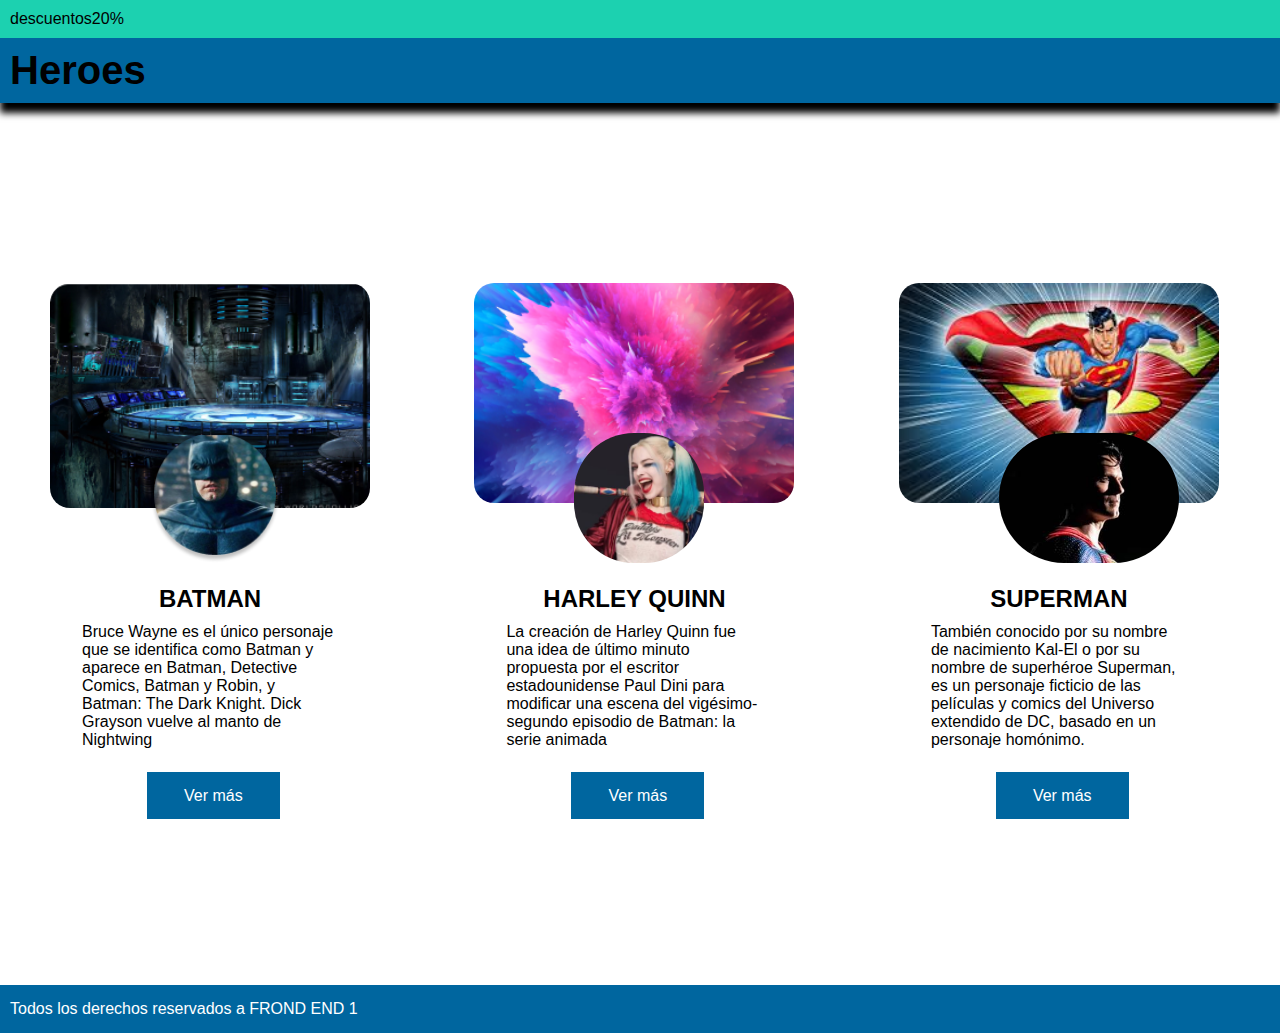
<file: Intro a CSS3/index.html>
<!DOCTYPE html>
<html lang="es">

<head>
    <meta charset="UTF-8">
    <meta http-equiv="X-UA-Compatible" content="IE=edge">
    <meta name="viewport" content="width=device-width, initial-scale=1.0">
    <link rel="stylesheet" href="style.css">
    <enlace rel="preconectar" href="https://fonts.googleapis.com">
        <enlace rel="preconectar" href="https://fonts.gstatic.com" crossorigin>
            <title>Heroes</title>
</head>

<body> 
    <nav class="descuento"><p> descuentos20%</p></nav>
    <header>
        <h1 class="heroe">Heroes</h1>
    </header>
    
            
        
    <main>
        <section>
            <div class="fondo1"><img src="img/FotoDeBatman.png" alt="Soy batman" class="caja">
                <br><br>
                <h2 class="subtitulo">BATMAN</h2>
                <p class="parrafo1">Bruce Wayne es el único personaje que se identifica como Batman y aparece en Batman,
                    Detective
                    Comics, Batman y Robin, y Batman: The Dark Knight. Dick Grayson vuelve al manto de Nightwing
                    <br><br>
                    <span><a href="https://www.smashmexico.com.mx/dc/batman-historia-y-biografia/" target="_blank"
                            class="link">Ver más</a>
                </p></span>
            </div>
        
            <div class="fondo2"><img src="img/fotoDeScarlet.png" alt="Soy Harley quinn" class="caja"><br><br>
                <h2 class="subtitulo">HARLEY QUINN</h2>
                <p class="parrafo1">La creación de Harley Quinn fue una idea de último minuto propuesta por el escritor
                    estadounidense Paul Dini para modificar una escena del vigésimo-segundo episodio de Batman: la serie
                    animada <br><br><span><a
                            href="https://www.nytimes.com/es/2016/08/12/espanol/cultura/harley-quinn-nuestra-psicopata-favorita-del-universo-de-dc-comics-salta-a-la-fama.html"
                            target="_blank" class="link">Ver más</a></span>
                </p>
            </div>
            <div class="fondo3"><img src="img/fotosuperman.png" alt="Soy Superman" class="caja-superman"><br><br>
                <h2 class="subtitulo">SUPERMAN</h2>
                <p class="parrafo1">También conocido por su nombre de nacimiento Kal-El o por su nombre de superhéroe
                    Superman, es un personaje ficticio de las películas y comics del Universo extendido de DC,
                    basado en un personaje homónimo. <br><br><span><a
                            href="https://www.cinemascomics.com/superman/" target="_blank" class="link">Ver más</a></span></p>
            </div>
        </section>
    </main>
    <footer class="derechos">Todos los derechos reservados a FROND END 1</footer>
</body>

</html>
</file>
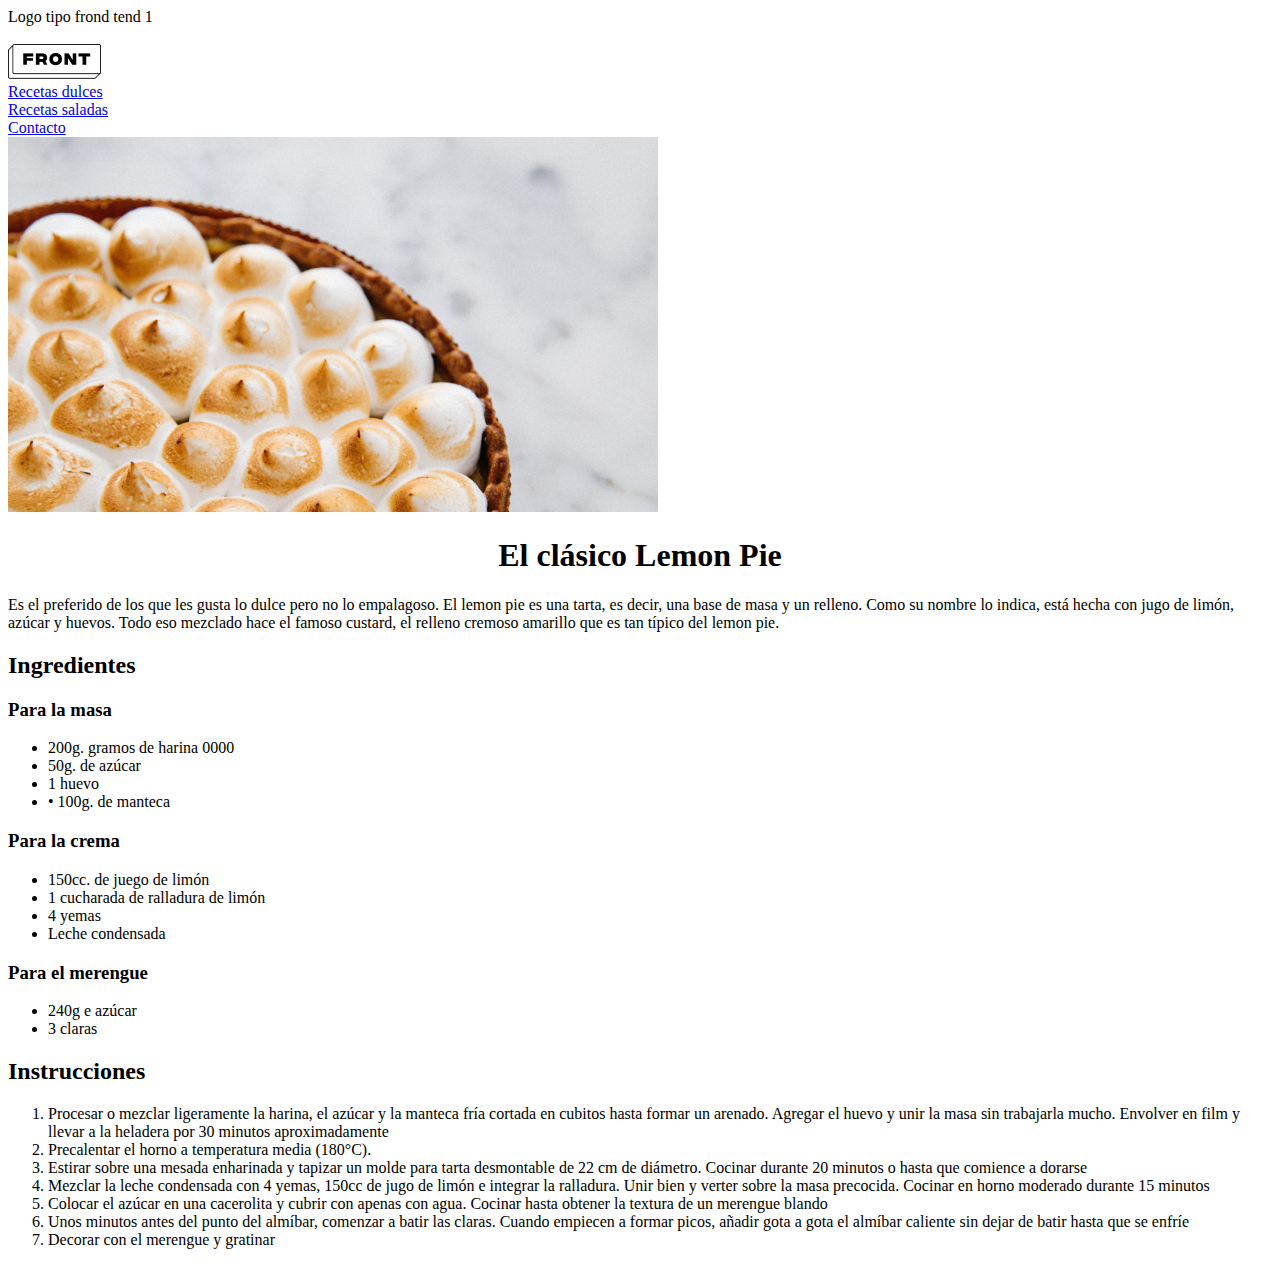
<file: Mi primer proyecto HTML1/Index.html>
<!DOCTYPE html>
<html lang="en">

<head>
    <meta charset="UTF-8" />

    <title>Mi primer paso</title>
</head>
<header>Logo tipo frond tend 1</header>
<br />
<header><a href="Index.html"><img src="img/Group.png" alt="Esta es la imagen del logo"></a>

</header>

<body>
    <lu>
        <li>
            <a href="https://www.recetasderechupete.com/todas/recetas/postres-dulces/">Recetas dulces</a>
        </li>
        <li>
            <a href="https://es.tastemade.com/recetas/Recetas-Saladas/">Recetas saladas</a>
        </li>
        <li><a href="contacto.html" target="_blank">Contacto</a></li>
    </lu>

    <img src="img/lemon-pie 1.png" />

    <section>
        <h1>
            <center>El clásico Lemon Pie</center>
        </h1>
        <p>
            Es el preferido de los que les gusta lo dulce pero no lo empalagoso. El
            lemon pie es una tarta, es decir, una base de masa y un relleno. Como su
            nombre lo indica, está hecha con jugo de limón, azúcar y huevos. Todo
            eso mezclado hace el famoso custard, el relleno cremoso amarillo que es
            tan típico del lemon pie.
        </p>
    </section>

    <section>
        <h2>Ingredientes</h2>
        <h3>Para la masa</h3>
        <p>
        <ul>
            <li>200g. gramos de harina 0000</li>
            <li>50g. de azúcar</li>
            <li>1 huevo</li>
            <li>• 100g. de manteca</li>
        </ul>

        <h3>Para la crema</h3>
        <ul>

            <li>150cc. de juego de limón</li>
            <li>1 cucharada de ralladura de limón</li>
            <li>4 yemas</li>
            <li>Leche condensada</li>

        </ul>
        <h3>Para el merengue</h3>
        <ul>
            <li>240g e azúcar</li>
            <li>3 claras</li>

        </ul>

        </p>

    </section>
    <section>
        <h2>Instrucciones</h2>
        <p>
        <ol>
            <li>Procesar o mezclar ligeramente la harina, el azúcar y la manteca fría cortada en cubitos hasta formar un
                arenado. Agregar el huevo y unir la masa sin trabajarla mucho. Envolver en film y llevar a la heladera
                por 30 minutos aproximadamente</li>
            <li>Precalentar el horno a temperatura media (180°C).</li>
            <li>Estirar sobre una mesada enharinada y tapizar un molde para tarta desmontable de 22 cm de diámetro.
                Cocinar durante 20 minutos o hasta que comience a dorarse

            </li>
            <li>Mezclar la leche condensada con 4 yemas, 150cc de jugo de limón e integrar la ralladura. Unir bien y
                verter sobre la masa precocida. Cocinar en horno moderado durante 15 minutos

            </li>
            <li>Colocar el azúcar en una cacerolita y cubrir con apenas con agua. Cocinar hasta obtener la textura de un
                merengue blando

            </li>
            <li>Unos minutos antes del punto del almíbar, comenzar a batir las claras. Cuando empiecen a formar picos,
                añadir gota a gota el almíbar caliente sin dejar de batir hasta que se enfríe

            </li>
            <li>Decorar con el merengue y gratinar</li>
        </ol>

        </p>

    </section>
</body>

</html>
</file>
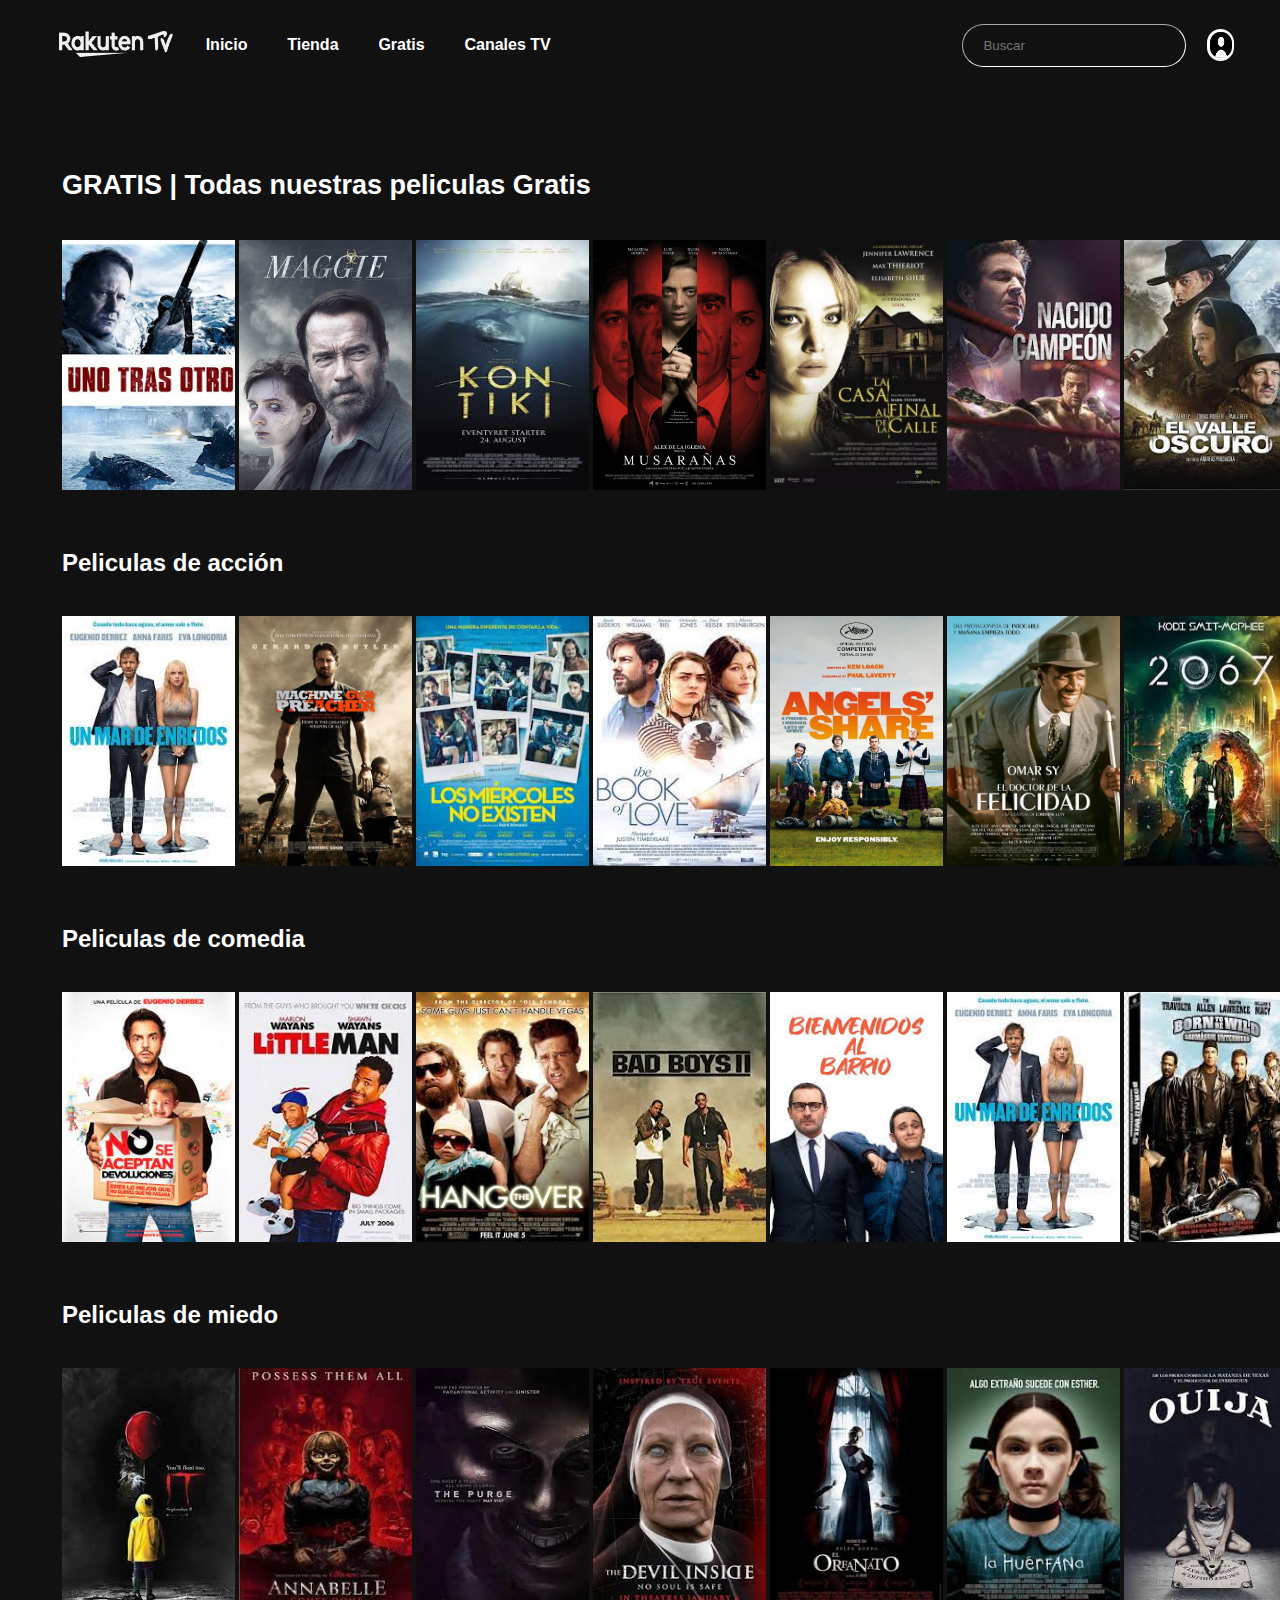
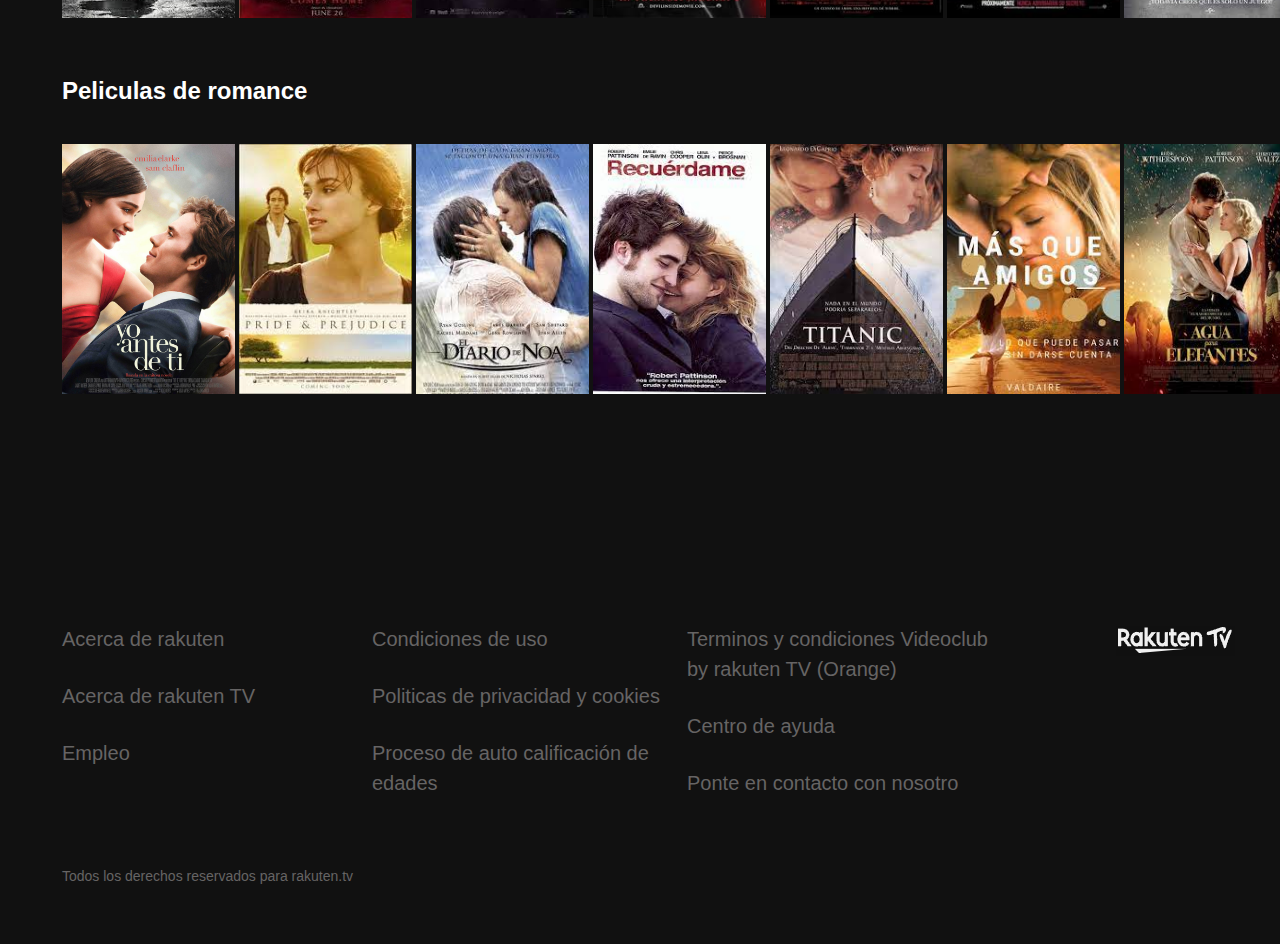
<file: Primer Sass/index.html>
<!DOCTYPE html>
<html lang="en">
  <head>
    <meta charset="UTF-8" />
    <meta http-equiv="X-UA-Compatible" content="IE=edge" />
    <meta name="viewport" content="width=device-width, initial-scale=1.0" />
    <link rel="stylesheet" href="css/style.css" />
    <link rel="preconnect" href="https://fonts.googleapis.com" />
    <link rel="preconnect" href="https://fonts.gstatic.com" crossorigin />
    <title>Rakuten</title>
  </head>
  <body>
    <header>
        <div class="position">
      <nav>
        <ul>
          <img src="img/Logo.png" alt="Logo" />
          <li><a href="">Inicio</a></li>
          <li><a href="">Tienda</a></li>
          <li><a href="">Gratis</a></li>
          <li><a href="">Canales TV</a></li>
        </ul>
      </nav>
      <div>
        <form action="index.html" method="get">
          <input
            type="search"
            name="busqueda"
            id="busqueda"
            placeholder="Buscar"
            required
            maxlength="20"
            minlength="3"
          />
        </form>
        <a href="index.html"
          ><img src="img/icono usuario.png" alt="Usuario"
        /></a>
    </div>
    </div>
    </header>
    <main>
      <section>
        <h1>GRATIS | Todas nuestras peliculas Gratis</h1>
        <div class="grid">
          <img src="img/Uno tras otro.jpg" alt="Portada de pelicula" />
          <img src="img/maggie.jfif" alt="Portada de pelicula" />
          <img src="img/kon.jfif" alt="Portada de pelicula" />
          <img src="img/Musarañas.webp" alt="Portada de pelicula" />
          <img
            src="img/la-casa-al-final-de-la-calle.webp"
            alt="Portada de pelicula"
          />
          <img src="img/nacido.jfif" alt="Portada de pelicula" />
          <img src="img/valle oscuro.jfif" alt="Portada de pelicula" />
        </div>
      </section>
      <section>
        <h2>Peliculas de acción</h2>
        <div class="grid">
          <img src="img/mar de enredos.jfif" alt="Portada de pelicula" />
          <img src="img/soldado de dios.jpg" alt="Portada de pelicula" />
          <img src="img/miercoles no existen.jfif" alt="portada de pelicula" />
          <img src="img/el libro del amor.jfif" alt="portada de pelicula" />
          <img src="img/angeles.jpg" alt="portada de pelicula" />
          <img
            src="img/El_doctor_de_la_felicidad-206736405-large.jpg"
            alt="portada de pelicula"
          />
          <img src="img/dosmil.jfif" alt="portada de pelicula" />
        </div>
      </section>
      <section>
        <h2>Peliculas de comedia</h2>
        <div class="grid">
          <img
            src="img/No se aceptan devoluciones.jfif"
            alt="Portada de pelicula"
          />
          <img src="img/pequeño hombre.jfif" alt="Portada de pelicula" />
          <img src="img/que paso ayer.jfif" alt="Portada de pelicula" />
          <img src="img/bad boys.jfif" alt="Portada de pelicula" />
          <img src="img/bienvenidos al barrio.jfif" alt="Portada de pelicula" />
          <img src="img/mar de enredos.jfif" alt="Portada de pelicula" />
          <img src="img/garlie.jfif" alt="Portada de pelicula" />
        </div>
      </section>
      <section>
        <h2>Peliculas de miedo</h2>
        <div class="grid">
          <img src="img/it.jfif" alt="Portada de peliculas" />
          <img src="img/anabell.jfif" alt="Portada de peliculas" />
          <img src="img/la purga.jfif" alt="Portada de peliculas" />
          <img src="img/la monja.jfif" alt="Portada de peliculas" />
          <img src="img/el orfanato.jfif" alt="Portada de peliculas" />
          <img src="img/guerfano.jfif" alt="Portada de peliculas" />
          <img src="img/ouija.jfif" alt="Portada de peliculas" />
        </div>
      </section>
      <section>
        <h2>Peliculas de romance</h2>
        <div class="grid">
          <img src="img/yo antes de.jpg" alt="Portada de peliculas" />
          <img src="img/pride y prejuice.jfif" alt="Portada de peliculas" />
          <img src="img/besoso.jfif" alt="Portada de peliculas" />
          <img src="img/recuerdame.jfif" alt="Portada de peliculas" />
          <img src="img/titanic.jfif" alt="Portada de peliculas" />
          <img src="img/Mas que amigos.jfif" alt="Portada de peliculas" />
          <img src="img/elefantes.jfif" alt="Portada de peliculas" />
        </div>
      </section>
    </main>
    <footer>
      <div class="footer">
        <div class="contenedor1">
          <ul class="lista-footer1">
            <li><a href="">Acerca de rakuten</a></li>
            <li><a href="">Acerca de rakuten TV</a></li>
            <li><a href="">Empleo</a></li>
          </ul>
        </div>
        <div class="contenedor2">
          <ul class="lista-footer1">
            <li><a href="">Condiciones de uso</a></li>
            <li><a href="">Politicas de privacidad y cookies</a></li>
            <li><a href="">Proceso de auto calificación de edades</a></li>
          </ul>
        </div>
        <div class="contenedor3">
          <ul class="lista-footer1">
            <li>
              <a href=""
                >Terminos y condiciones Videoclub by rakuten TV (Orange)</a
              >
            </li>
            <li><a href="">Centro de ayuda</a></li>
            <li><a href="">Ponte en contacto con nosotro</a></li>
          </ul>
        </div>
      </div>
      <a href="index.html"><img src="img/Logo.png" alt="Logo rakuten"/></a>
      <span>Todos los derechos reservados para rakuten.tv</span>
    </footer>
  </body>
</html>
</file>
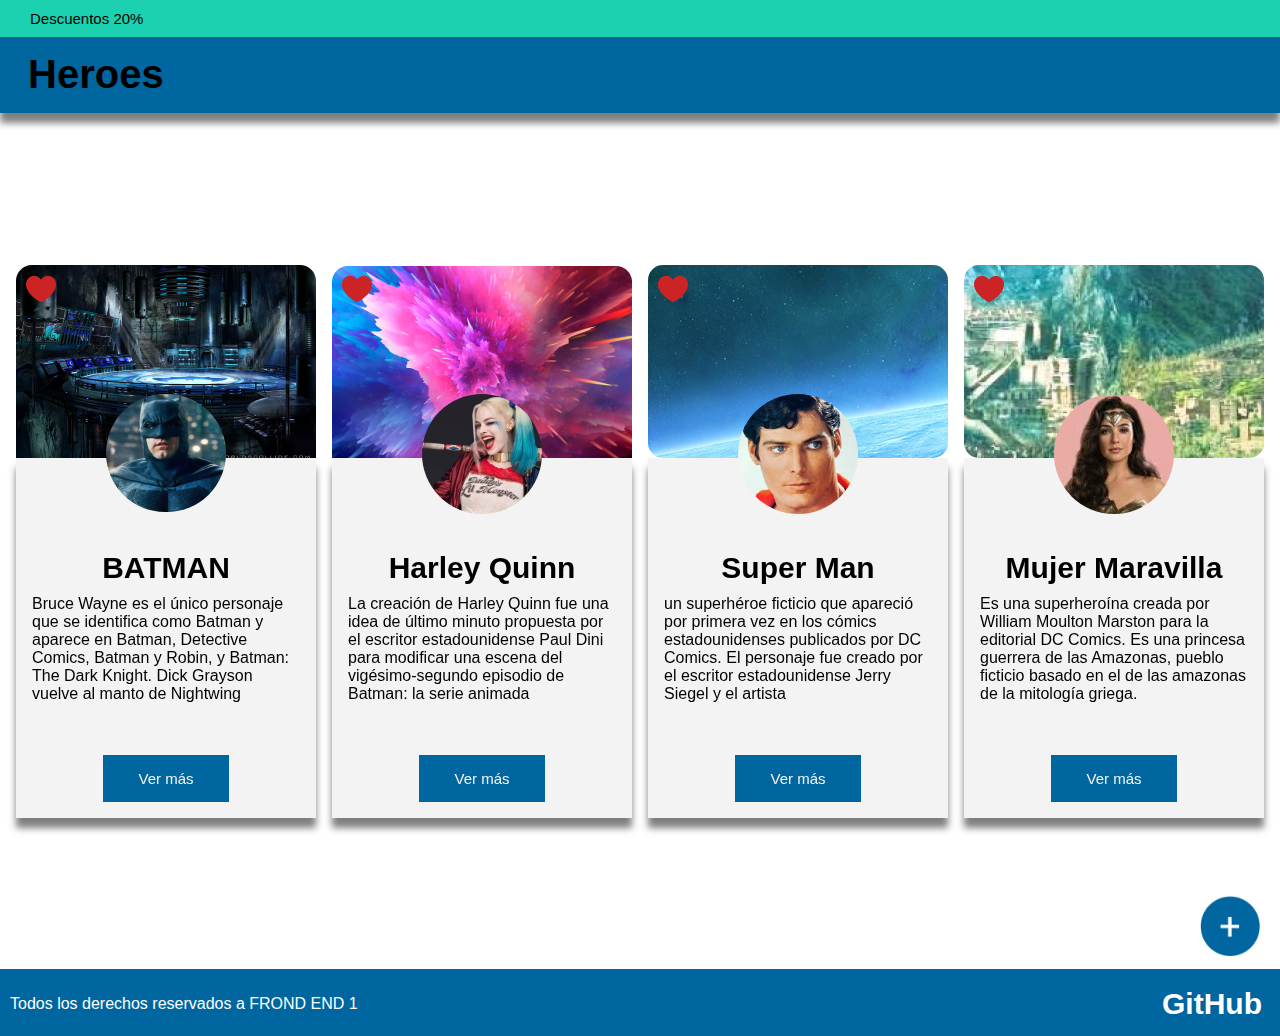
<file: RESPONSIVE-proyecto 6/index.html>
<!DOCTYPE html>
<html lang="es">
  <head>
    <meta charset="UTF-8" />
    <meta http-equiv="X-UA-Compatible" content="IE=edge" />
    <meta name="viewport" content="width=device-width, initial-scale=1.0" />
    <link rel="stylesheet" href="css/style.css" />
    <title>HEROES</title>
  </head>
  <body>
    <header class="header">
      <nav class="descuento">
        <p>Descuentos 20%</p>
      </nav>
      <div class="heroes">
        <h1 class="margen-heroes">Heroes</h1>
      </div>
    </header>
    <main class="contenedor-principal">
      <div class="div-verMas">
        <a href="formulario.html" target="_blank"
          ><img src="img/Ver mas.png" alt="Ver mas" class="img"
        /></a>
      </div>
      <section class="contenedor1">
        <div class="div1">
          <img src="img/Vector.png" alt="icono" class="img-div1" />
          <img
            src="img/foto de batman.png"
            alt="Soy batman"
            class="img2-div1"
          />
        </div>
        <div class="parrafoContenedor1">
          <h2 class="h2-parrafo">BATMAN</h2>
          <p class="p-parrafo">
            Bruce Wayne es el único personaje que se identifica como Batman y
            aparece en Batman, Detective Comics, Batman y Robin, y Batman: The
            Dark Knight. Dick Grayson vuelve al manto de Nightwing
          </p>
          <div class="enlace">
            <a
              href="https://www.tomatazos.com/noticias/719304/Batman-el-sitio-web-del-Acertijo-es-actualizado-con-una-nueva-cuenta-regresiva"
              >Ver más</a
            >
          </div>
        </div>
      </section>
      <section class="contenedor1">
        <div class="div1-harley">
          <img src="img/Vector.png" alt="icono" class="img-div1" />
          <img
            src="img/foto de harley.png"
            alt="Soy batman"
            class="img2-div1"
          />
        </div>
        <div class="parrafoContenedor1">
          <h2 class="h2-parrafo">Harley Quinn</h2>
          <p class="p-parrafo">
            La creación de Harley Quinn fue una idea de último minuto propuesta
            por el escritor estadounidense Paul Dini para modificar una escena
            del vigésimo-segundo episodio de Batman: la serie animada
          </p>
          <div class="enlace">
            <a href="https://www.cinemascomics.com/harley-quinn/">Ver más</a>
          </div>
        </div>
      </section>
      <section class="contenedor1">
        <div class="div1-superman">
          <img src="img/Vector.png" alt="icono" class="img-div1" />
          <img
            src="img/foto de superman.png"
            alt="Soy batman"
            class="foto-superman"
          />
        </div>
        <div class="parrafoContenedor1">
          <h2 class="h2-parrafo">Super Man</h2>
          <p class="p-parrafo">
            un superhéroe ficticio que apareció por primera vez en los cómics
            estadounidenses publicados por DC Comics.​ ​El personaje fue creado
            por el escritor estadounidense Jerry Siegel y el artista
          </p>
          <div class="enlace">
            <a
              href="https://es.wikipedia.org/wiki/Superman#:~:text=Superman%20(en%20espa%C3%B1ol%3A%20Superhombre),encontraban%20viviendo%20en%20Cleveland%2C%20Ohio."
              target="_blank">Ver más</a
            >
          </div>
        </div>
      </section>
      <section class="contenedor1">
        <div class="div1-mujerMaravilla">
          <img src="img/Vector.png" alt="icono" class="img-div1" />
          <img
            src="img/Foto mujer maravilla.png"
            alt="Soy batman"
            class="foto-mujerMaravilla"
          />
        </div>
        <div class="parrafoContenedor1">
          <h2 class="h2-parrafo">Mujer Maravilla</h2>
          <p class="p-parrafo">
            Es una superheroína creada por William Moulton Marston para la
            editorial DC Comics. Es una princesa guerrera de las Amazonas,
            pueblo ficticio basado en el de las amazonas de la mitología griega.
          </p>
          <div class="enlace">
            <a
              href="https://www.ecured.cu/Mujer_Maravilla_(personaje)"
              target="_blank"
              >Ver más</a
            >
          </div>
        </div>
      </section>
    </main>
    <footer class="derechos">
      <div class="ultimodiv1">Todos los derechos reservados a FROND END 1</div>
      <div class="ultimodiv">GitHub</div>
    </footer>
  </body>
</html>
</file>
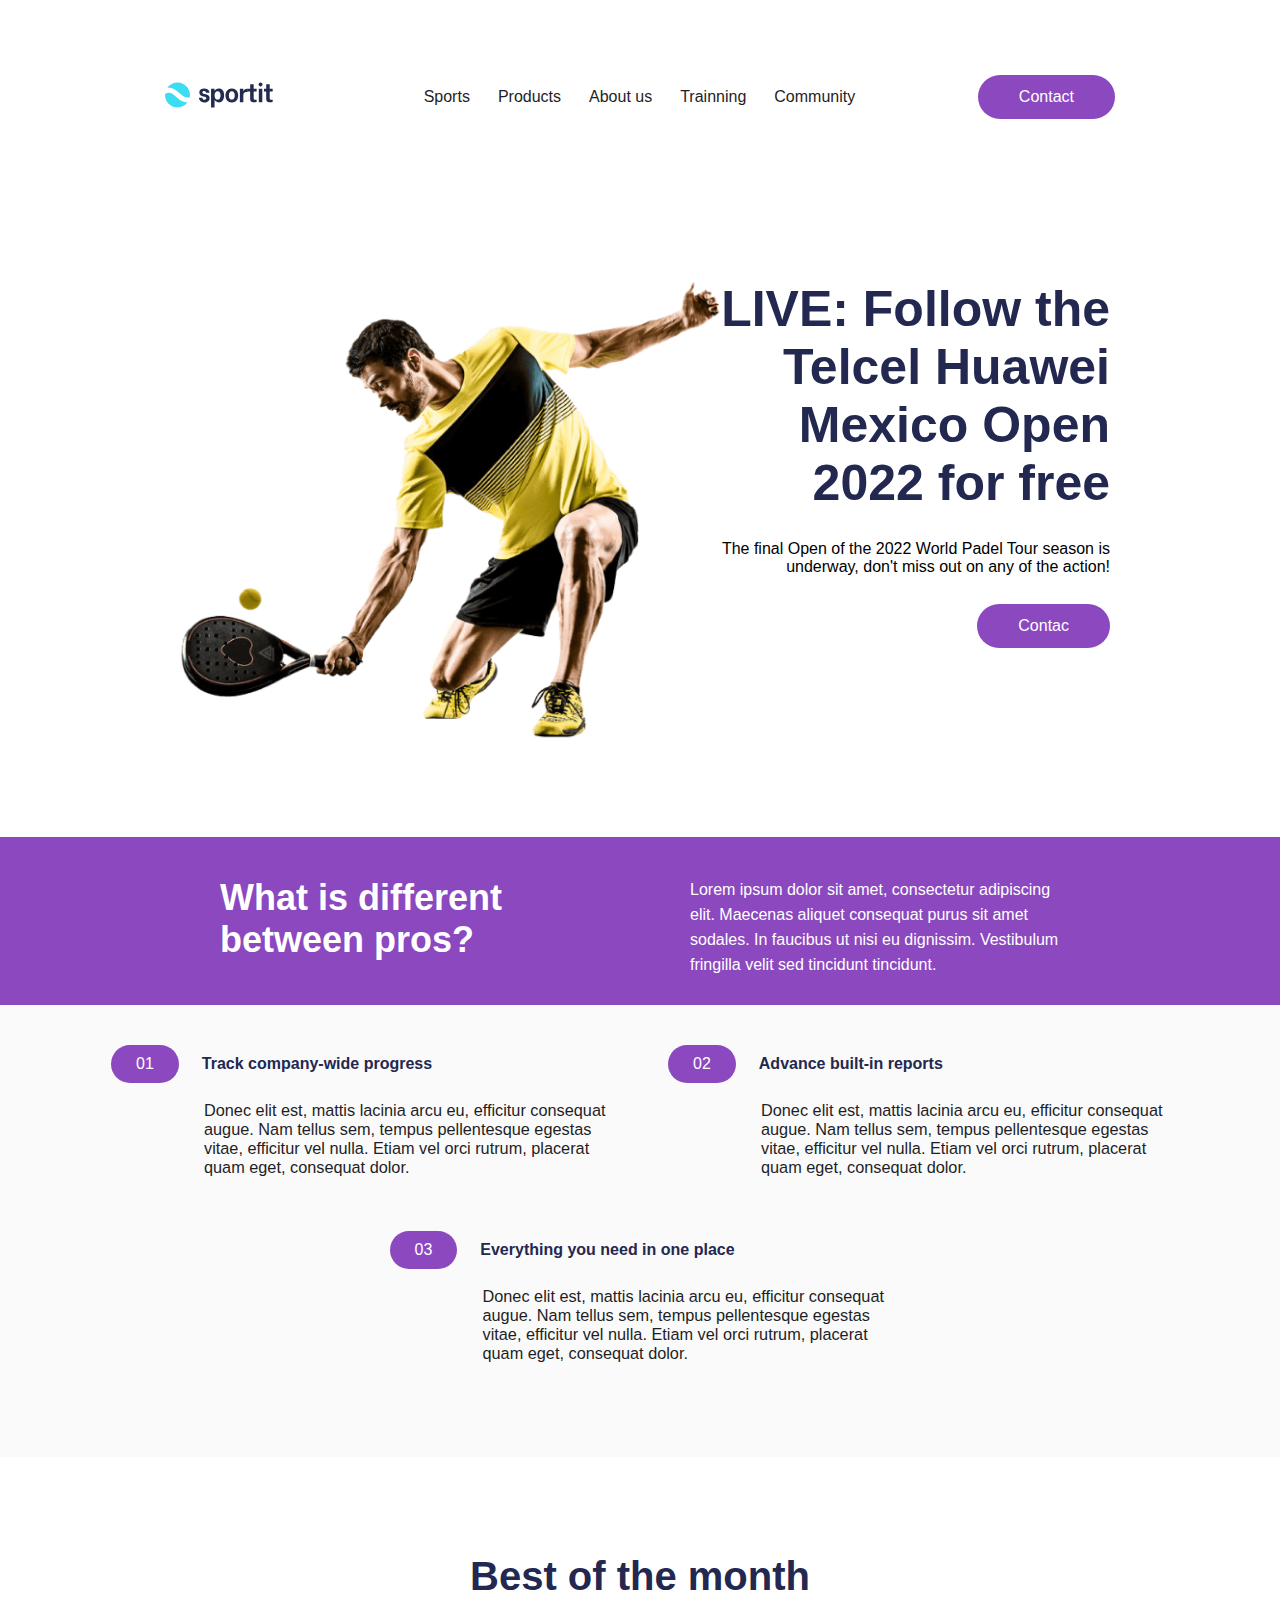
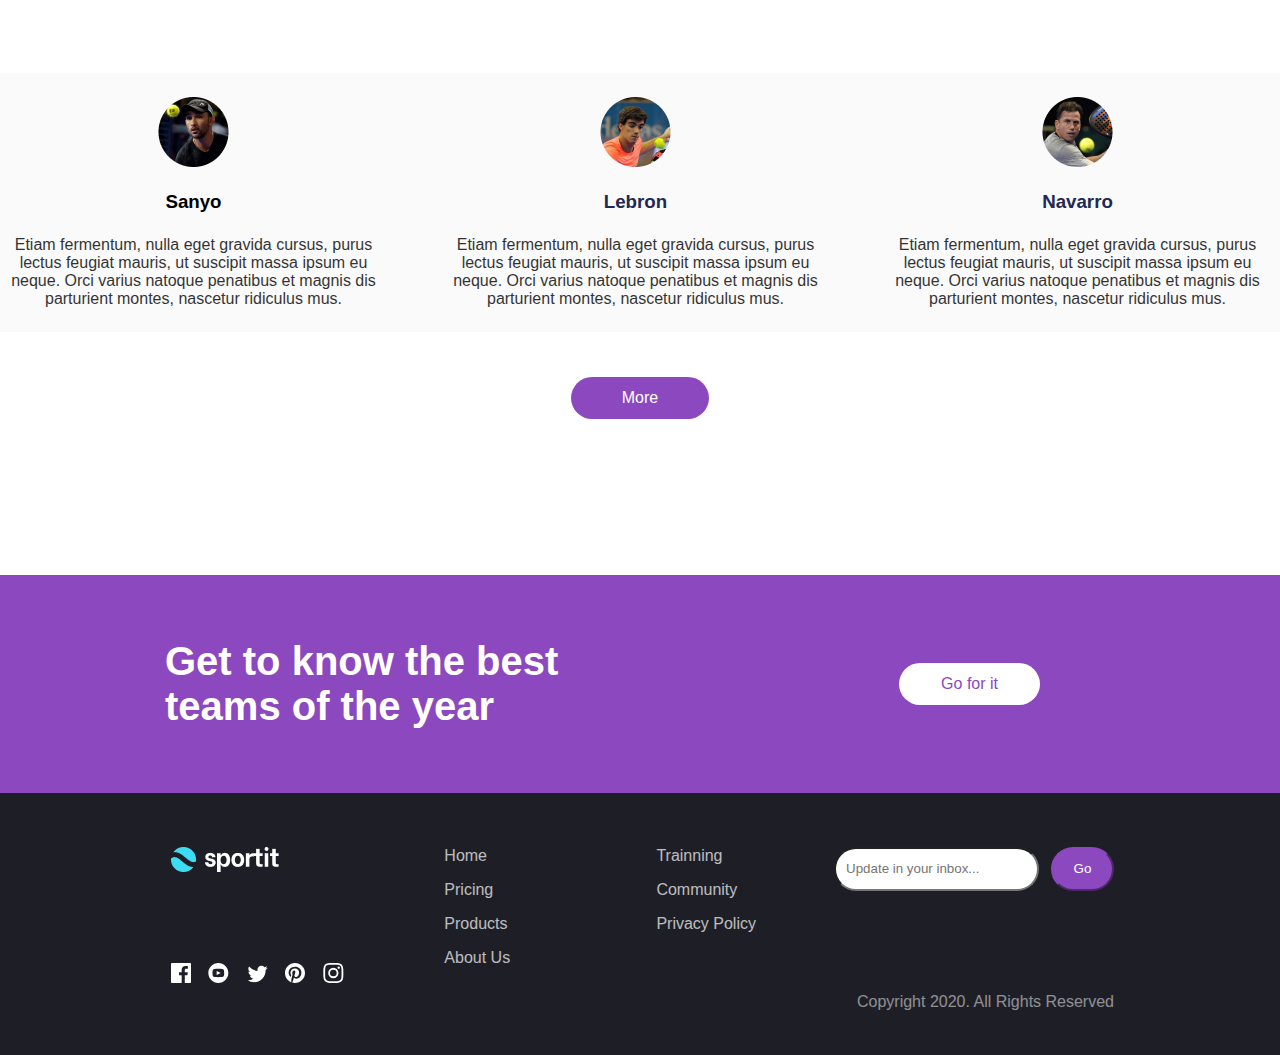
<file: Examen Practico Final - FE1/Examen Practico Final - FE1/index.html>
<!DOCTYPE html>
<html lang="es">
  <head>
    <meta charset="UTF-8" />
    <meta http-equiv="X-UA-Compatible" content="IE=edge" />
    <meta name="viewport" content="width=device-width, initial-scale=1.0" />
    <link rel="stylesheet" href="css/style.css" />
    <link rel="preconnect" href="https://fonts.googleapis.com" />
    <link rel="preconnect" href="https://fonts.gstatic.com" crossorigin />
    <link
      rel="stylesheet"
      href="https://cdnjs.cloudflare.com/ajax/libs/font-awesome/6.4.0/css/all.min.css"
      integrity="sha512-iecdLmaskl7CVkqkXNQ/ZH/XLlvWZOJyj7Yy7tcenmpD1ypASozpmT/E0iPtmFIB46ZmdtAc9eNBvH0H/ZpiBw=="
      crossorigin="anonymous"
      referrerpolicy="no-referrer"
    />
    <title>Sporfit</title>
  </head>
  <body>
    <header>
      <a href="index.html"><img src="img/logo.svg" alt="Logo" /></a>
      <nav>
        <ul class="navegacion">
          <li><a href="#">Sports</a></li>
          <li><a href="#">Products</a></li>
          <li><a href="#">About us</a></li>
          <li><a href="#">Trainning</a></li>
          <li><a href="#">Community</a></li>
        </ul>
      </nav>
      <a class="contacto1" href="#">Contact</a>
      <img src="img/icon-hamburger.svg" alt="Hamburguesa" class="hamburguesa" />
    </header>
    <main>
      <section class="contenedor1">
        <img class="tenista" src="img/padel-intro.png" alt="Tenista" />
        <div class="div1-contenedor1">
          <h1 class="principal">
            LIVE: Follow the Telcel Huawei Mexico Open 2022 for free
          </h1>
          <p class="primer-parrafo">
            The final Open of the 2022 World Padel Tour season is underway,
            don't miss out on any of the action!
          </p>
          <a class="contacto2" href="#">Contac</a>
        </div>
      </section>
      <section>
        <div class="div1-contenedor2">
          <h2 class="">What is different between pros?</h2>
          <p class="parrafoOculto-mobile">
            Lorem ipsum dolor sit amet, consectetur adipiscing elit. Maecenas
            aliquet consequat purus sit amet sodales. In faucibus ut nisi eu
            dignissim. Vestibulum fringilla velit sed tincidunt tincidunt.
          </p>
          <p class="parrafoOculto">
            Manage provides all the functionality your teas needs, without the
            complexity. Our software is tailor-made for modern digital product
            teams
          </p>
        </div>

        <!--Se cambio la opacidad del font para mejor la comodida del lector-->

        <div class="div2-contenedor2">
          <div>
            <div>
              <span class="numero">01</span>
              <h3>Track company-wide progress</h3>
            </div>
            <p>
              Donec elit est, mattis lacinia arcu eu, efficitur consequat augue.
              Nam tellus sem, tempus pellentesque egestas vitae, efficitur vel
              nulla. Etiam vel orci rutrum, placerat quam eget, consequat dolor.
            </p>
          </div>
          <div>
            <div>
              <span class="numero">02</span>
              <h3 class="nombreTenista">Advance built-in reports</h3>
            </div>
            <p>
              Donec elit est, mattis lacinia arcu eu, efficitur consequat augue.
              Nam tellus sem, tempus pellentesque egestas vitae, efficitur vel
              nulla. Etiam vel orci rutrum, placerat quam eget, consequat dolor.
            </p>
          </div>
          <div>
            <div>
              <span class="numero">03</span>
              <h3>Everything you need in one place</h3>
            </div>
            <p>
              Donec elit est, mattis lacinia arcu eu, efficitur consequat augue.
              Nam tellus sem, tempus pellentesque egestas vitae, efficitur vel
              nulla. Etiam vel orci rutrum, placerat quam eget, consequat dolor.
            </p>
          </div>
        </div>
      </section>
      <section class="contenedor3">
        <h2>Best of the month</h2>
        <div class="div1-contenedor3">
          <div>
            <img src="img/avatar-sanyo.png" alt="Sanyo" class="jugador" />
            <h3>Sanyo</h3>
            <p class="tipografia">
              Etiam fermentum, nulla eget gravida cursus, purus lectus feugiat
              mauris, ut suscipit massa ipsum eu neque. Orci varius natoque
              penatibus et magnis dis parturient montes, nascetur ridiculus mus.
            </p>
          </div>
          <div>
            <img src="img/avatar.lebron.png" alt="Lebron" class="jugador" />
            <h3 class="nombreTenista">Lebron</h3>
            <p class="tipografia">
              Etiam fermentum, nulla eget gravida cursus, purus lectus feugiat
              mauris, ut suscipit massa ipsum eu neque. Orci varius natoque
              penatibus et magnis dis parturient montes, nascetur ridiculus mus.
            </p>
          </div>
          <div>
            <img src="img/avatar-navarro.png" alt="Navarro" class="jugador" />
            <h3 class="nombreTenista">Navarro</h3>
            <p class="tipografia">
              Etiam fermentum, nulla eget gravida cursus, purus lectus feugiat
              mauris, ut suscipit massa ipsum eu neque. Orci varius natoque
              penatibus et magnis dis parturient montes, nascetur ridiculus mus.
            </p>
          </div>
        </div>
        <div class="jugadorOculto">
          <img src="img/avatar.lebron.png" alt="Lebron" class="jugador" />
          <h3 class="nombreTenista">Lebron</h3>
          <p class="tipografia">
            Etiam fermentum, nulla eget gravida cursus, purus lectus feugiat
            mauris, ut suscipit massa ipsum eu neque. Orci varius natoque
            penatibus et magnis dis parturient montes, nascetur ridiculus mus.
          </p>
        </div>
        <a class="more-contenedor3" href="#">More</a>
      </section>
    </main>
    <footer>
      <div class="footer-top">
        <h2>Get to know the best teams of the year</h2>
        <a href="#" class="animacion">Go for it</a>
      </div>
      <div class="footer-bottom">
        <div class="contenedor1Bottom">
          <a href="index.html"><img src="img/logo-footer.png" alt="Logo" /></a>
          <div>
            <a href="https://es-la.facebook.com/" target="_blank"
              ><img src="img/icon-facebook.svg" alt="Faccebok"
            /></a>
            <a href="https://www.youtube.com/" target="_blank"
              ><img src="img/icon-youtube.svg" alt="Youtube"
            /></a>
            <a href="https://twitter.com/?lang=es" target="_blank"
              ><img src="img/icon-twitter.svg" alt="Twitter"
            /></a>
            <a href="https://co.pinterest.com/login/" target="_blank"
              ><img src="img/icon-pinterest.svg" alt="Pinterest"
            /></a>
            <a href="https://www.instagram.com/" target="_blank"
              ><img src="img/icon-instagram.svg" alt="Instagram"
            /></a>
          </div>
        </div>
        <div class="contendor2Bottom">
          <ul>
            <li><a href="#">Home</a></li>
            <li><a href="#">Pricing</a></li>
            <li><a href="#">Products</a></li>
            <li><a href="#">About Us</a></li>
          </ul>

          <ul>
            <li><a href="#">Trainning</a></li>
            <li><a href="#">Community</a></li>
            <li><a href="#">Privacy Policy</a></li>
          </ul>
        </div>
        <div class="contenedor3Bottom">
          <form action="index.html" method="get">
            <input
              type="text"
              nombre="inbox"
              id="inbox"
              placeholder="Update in your inbox..."
              minlength="8"
              maxlength="20"
              required
            />
            <button type="submit" value="Go" class="input-button">Go</button>
          </form>
        </div>
        <p class="derechos">Copyright 2020. All Rights Reserved</p>
      </div>
    </footer>
    <script src="./clase4.js"></script>
  </body>
</html>
</file>
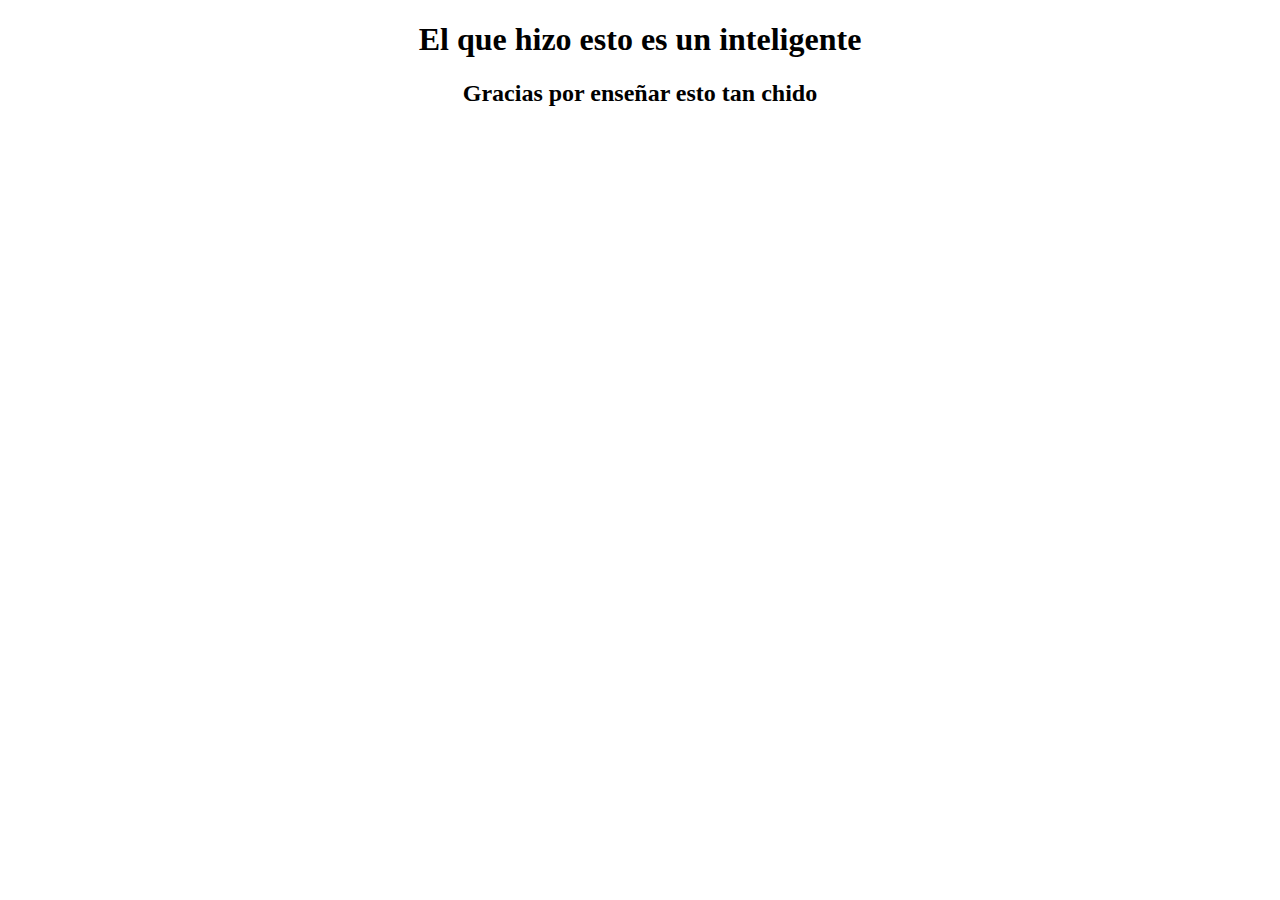
<file: Mi primer proyecto HTML1/contacto.html>
<!DOCTYPE html>
<html lang="en">
<head>
    <meta charset="UTF-8">
    <title>El segundo paso</title>
</head>
<body>
    <h1><center>El que hizo esto es un inteligente</center></h1>
    <h2><center>Gracias por enseñar esto tan chido</center></h2>
</body>
</html>
</file>
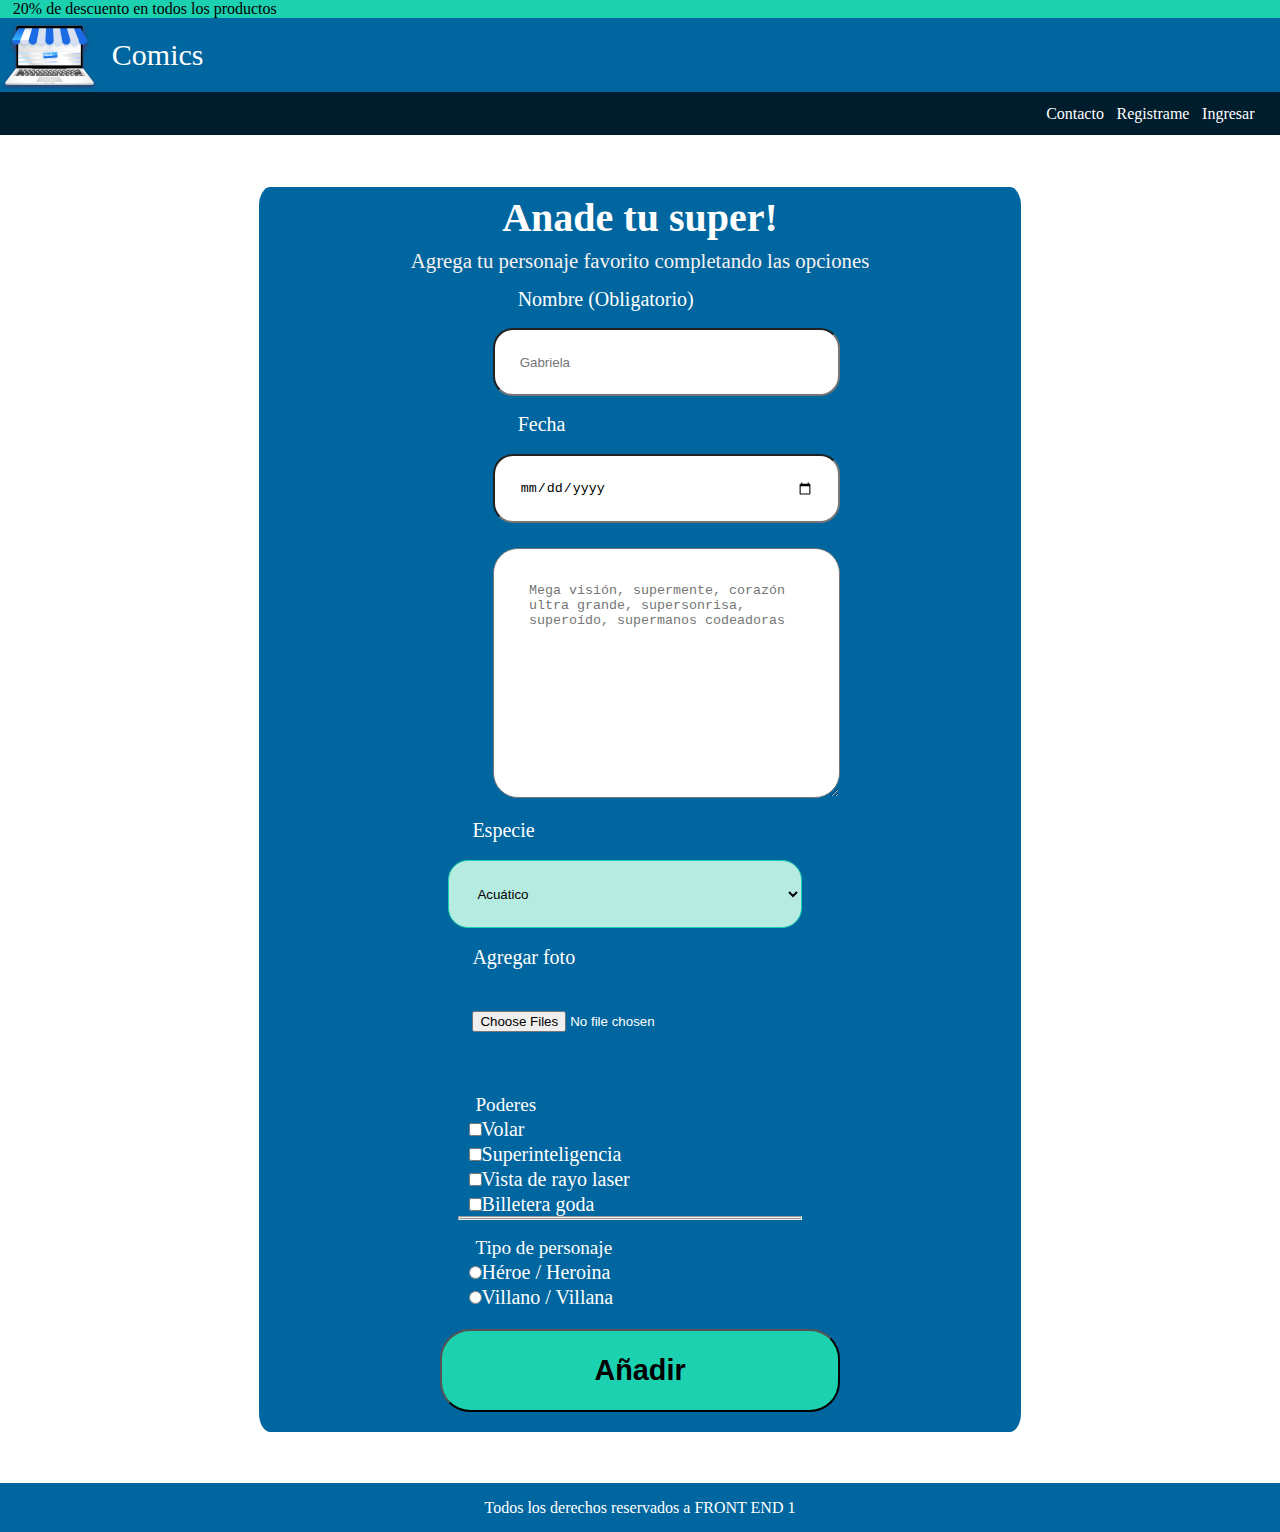
<file: RESPONSIVE-proyecto 6/formulario.html>
<!DOCTYPE html>
<html lang="es">
  <head>
    <meta charset="UTF-8" />
    <meta http-equiv="X-UA-Compatible" content="IE=edge" />
    <meta name="viewport" content="width=device-width, initial-scale=1.0" />
    <link rel="stylesheet" href="css/style2.css" />
    <title>Formulario</title>
  </head>
  <body>
    <header>
      <p class="fondoP">20% de descuento en todos los productos</p>
      <div class="div1-header">
        <img src="img-formlario/Logo1.png" alt="Logo" />
        <div class="hijo-div1">Comics</div>
      </div>
      <nav>
        <ul class="ul">
          <li class="li">Contacto</li>
          <li class="li">Registrame</li>
          <li class="li">Ingresar</li>
        </ul>
      </nav>
    </header>
    <main class="contenedor-principal">
      <section class="contenedor-dos">
        <h2 class="titulo1">Anade tu super!</h2>
        <h3 class="titulo2">
          Agrega tu personaje favorito completando las opciones
        </h3>
      </section>
      <section class="contenedor-tres">
        <div class="div-contenedor3">
          <div>
            <form action="index.html" method="get">
            <label for="Nombre">Nombre (Obligatorio)</label>
            <input
              class="input1"
              type="text"
              name="Nombre"
              id="Nombre"
              required
              placeholder="Gabriela"
              minlength="4"
              maxlength="20"
            />
          </div>
          <div>
            <label for="fecha">Fecha</label>
            <input
              class="input1"
              type="date"
              name="fecha"
              id="fecha"
              required
              min="1990-01-01"
              max="2023-03-30"
            />
          </div>
          <div class="nombre">
            <textarea
              class="textarea-div3"
              name="texto"
              id="texto"
              placeholder="Mega visión, supermente, corazón ultra grande, supersonrisa, superoído, supermanos codeadoras"
              required
            ></textarea>
          </div>
        </div>
        <div class="div-contenedor4">
          <div>
            <label for="especie">Especie</label>
            <select class="input1" name="especie" id="especie" required>
              Especie
              <option value="1">Acuático</option>
              <option value="2">Terrestre</option>
              <option value="3">Aereo</option>
            </select>
          </div>
          <div>
            <label for="foto">Agregar foto</label>
            <input class="input1" type="file" multiple="jpg , png" required/>
          </div>
          <div class="checkbox">
            <p class="parrafo-contenedor4">Poderes</p>
            <label for="checkbox" class="checkbox"
              ><input type="checkbox" name="volar" id="Poderes"/>Volar</label
            ><label for="checkbox" class="checkbox"
              ><input
                type="checkbox"
                name="Superinteligencia"
                id="Poderes"
              />Superinteligencia</label
            ><label for="checkbox" class="checkbox"
              ><input type="checkbox" name="Billetera goda" id="Poderes" />Vista
              de rayo laser</label
            ><label for="checkbox" class="checkbox"
              ><input
                type="checkbox"
                name="Billetera goda"
                id="Poderes"
              />Billetera goda</label
            >
          <fieldset></fieldset>
          <p class="parrafo-contenedor4">Tipo de personaje</p>
          <label for="radio" class="radio"><input type="radio" name="HéroeOVillana" id="radio">Héroe / Heroina</label>
          <label for="radio" class="radio"><input type="radio" name="HéroeOVillana" id="radio">Villano / Villana</label>
      </section>
      <div class="añadir-contenedor">
      <input class="añadir1" type="submit" value="Añadir"></input>
    </form>
      </div>
    </main>
    <footer>Todos los derechos reservados a FRONT END 1</footer>
  </body>
</html>
</file>
<file: Intro a CSS3/style.css>
* {
    box-sizing:border-box ;
    font-family: 'roboto',sans-serif;
    margin: 0%
}

/*header*/
.descuento {
    background-color: #1CD1B0;
    margin: 0%;
    padding:  10px;
    position: sticky; top:0;
}

.heroe {
    background-color: #00669F;
    box-shadow: 0px 10px 7px;
    font-size: 40px;
    padding: 10px;
    }

/*main*/

/*section1*/
    /*div1*/

.fondo1 {
    background-image: url(img/fondeDeBatman.png);
    background-size: cover;
    border-radius: 20px;
    display: inline-block;
    height: 225px;
    margin: 180px 50px ;
    padding: 10px;
    width: 25%;
}
.caja { 
    margin-top: 140px;
    margin-left: 90px;
    width: 130px;
    border-radius: 60px;
}
.subtitulo {
    text-align: center;
    padding: 0%;
    margin: 0%;
}
.parrafo1 {
    margin: 5px 17px;
    padding: 5px;
}
.link {
    background-color: #00669F;
    color: white;
    padding: 15px 37px;
    position: relative;left: 65px; top: 20px;
    text-decoration: none;
}

/*div2*/

.fondo2 {
    background-image: url(img/fondoDeScarlet.png);
    background-size: cover;
    border-radius: 20px;
    display: inline-block;
    height: 220px;
    margin: 180px 50px;
    padding: 10px;
    width: 25%;
}


/*div3*/
.fondo3 { 
    background-image: url(img/Fondosuperman1.png);
    background-size: cover;
    border-radius: 20px;
    display: inline-block;
    height: 220px;
    margin: 180px 50px ;
    padding: 10px;
    width: 25%;
}

.caja-superman {
    margin-top: 140px;
    margin-left: 90px;
    width: 180px;
    border-radius: 100px;
}

/*footer*/
.derechos {
    margin: 200px 0 0 0;
    padding: 15px 0 15px 10px;
    background-color: #00669F;
    color: white
    ;}
</file>
<file: Primer Sass/css/style.css>
* {
  font-family: "Poppins", sans-serif;
  box-sizing: border-box;
  padding: 0%;
  margin: 0%;
}

body {
  background-color: rgb(17, 17, 17);
}
body header .position {
  align-items: center;
  background-color: rgb(17, 17, 17);
  display: flex;
  height: 80px;
  justify-content: space-between;
  padding: 40px 46px 30px 53px;
  position: fixed;
  top: 0;
  width: 100%;
}
body header .position nav {
  width: 44%;
}
body header .position nav ul {
  display: flex;
  justify-content: space-evenly;
  align-items: center;
}
body header .position nav ul img {
  margin-right: 8px;
}
body header .position nav ul li {
  list-style: none;
  text-align: center;
}
body header .position nav ul li a {
  color: white;
  padding: 5px 18px;
  font-weight: bold;
  text-decoration: none;
  font-size: 16px;
}
body header .position nav ul li a:hover {
  background-color: rgba(214, 214, 214, 0.5);
  border-radius: 20px;
}
body header .position div {
  align-items: center;
  display: flex;
  justify-content: space-between;
  width: 23%;
}
body header .position div input {
  background-color: rgb(17, 17, 17);
  border-color: rgb(255, 255, 255);
  border-radius: 30px;
  border-width: 1px;
  color: white;
  height: 43px;
  padding: 20px;
  width: 118%;
}
body header .position div a {
  height: 32px;
  width: 11%;
  border: solid;
  border-color: white;
  border-radius: 23px;
  margin-left: 55px;
}
body header .position div a img {
  border-radius: 19px;
  height: 100%;
  width: 104%;
}
body main {
  color: white;
  margin: 170px 63px 0 62px;
}
body main section h1 {
  font-size: 27px;
}
body main section .grid {
  display: grid;
  grid-template-columns: repeat(7, 177px);
  margin-top: 39px;
}
body main section .grid img {
  width: 173px;
  height: 250px;
}
body main section .grid img:hover {
  animation-name: animacion-principal;
  animation-duration: 2s;
  animation-iteration-count: infinite;
}
@keyframes animacion-principal {
  0% {
    transform: translate(0, -2%);
  }
  100% {
    transform: scale(1.5, 1.5);
  }
}
body main section {
  margin-top: 59px;
}
body main section .contenedor-grid {
  display: grid;
  grid-template-columns: repeat(7, 177px);
}
body main section .contenedor-grid img {
  width: 173px;
  height: 250px;
}
body main section {
  margin-top: 59px;
}
body main section .contenedor-grid2 {
  display: grid;
  grid-template-columns: repeat(7, 177px);
}
body main section .contenedor-grid2 img {
  width: 173px;
  height: 250px;
}
body main section {
  margin-top: 59px;
}
body main section .contenedor-grid3 {
  display: grid;
  grid-template-columns: repeat(7, 177px);
}
body main section .contenedor-grid3 img {
  width: 173px;
  height: 250px;
}
body main section {
  margin-top: 59px;
}
body main section .contenedor-grid4 {
  display: grid;
  grid-template-columns: repeat(7, 177px);
}
body main section .contenedor-grid4 img {
  width: 173px;
  height: 250px;
}
body footer {
  margin: 230px 0 0 62px;
  position: relative;
}
body footer .footer {
  display: flex;
  align-items: flex-start;
}
body footer .footer div {
  margin-bottom: 140px;
}
body footer .footer .contenedor1 {
  height: 180px;
  width: 210px;
  margin-right: 100px;
}
body footer .footer .contenedor1 .lista-footer1 {
  list-style: none;
}
body footer .footer .contenedor1 .lista-footer1 li {
  margin-bottom: 27px;
}
body footer .footer .contenedor1 .lista-footer1 li a {
  text-decoration: none;
  color: rgb(102, 100, 100);
  font-size: 20px;
  line-height: 30px;
}
body footer .footer .contenedor2 {
  height: 180px;
  width: 310px;
  margin-right: 5px;
}
body footer .footer .contenedor2 .lista-footer1 {
  list-style: none;
}
body footer .footer .contenedor2 .lista-footer1 li {
  margin-bottom: 27px;
}
body footer .footer .contenedor2 .lista-footer1 li a {
  text-decoration: none;
  color: rgb(102, 100, 100);
  font-size: 20px;
  line-height: 30px;
}
body footer .footer .contenedor3 {
  height: 180px;
  width: 320px;
  margin-right: 0px;
}
body footer .footer .contenedor3 .lista-footer1 {
  list-style: none;
}
body footer .footer .contenedor3 .lista-footer1 li {
  margin-bottom: 27px;
}
body footer .footer .contenedor3 .lista-footer1 li a {
  text-decoration: none;
  color: rgb(102, 100, 100);
  font-size: 20px;
  line-height: 30px;
}
body footer img {
  position: absolute;
  right: 45px;
  bottom: 288px;
}
body footer span {
  color: rgb(102, 100, 100);
  position: absolute;
  font-size: 14px;
  bottom: 60px;
}/*# sourceMappingURL=style.css.map */
</file>
<file: RESPONSIVE-proyecto 6/css/style.css>
*{
    font-family: sans-serif;
    padding: 0%;
    margin: 0%;
}
/*Header*/
.descuento {
    background-color: #1CD1B0;
    position: sticky; top: 0%;
    font-size: 15px;
    padding: 10px 0 10px 30px;
}
.heroes {
    background-color: #00669F;
    box-shadow: 0px 10px 7px rgba(0, 0, 0, 0.50);
}
.margen-heroes {
    font-size: 40px;
    padding: 15px 0 16px 28px;
}
/*main*/
.contenedor-principal {
    align-items: center;
    display: flex;
    flex-direction: row;
    justify-content: space-evenly;
    margin-bottom: 151px;
    margin-top: 152px;
    position: relative;
}
.div-verMas, .img{
    position: absolute;
    width: 60px;
    height: 60px;
    right: 10px;
    bottom: -69px;
}
.contenedor1 {
    align-items: center;
    display: flex;
    flex-direction: column;
    justify-content: center;
    position: relative;
}
.div1 {
    background-image: url('../img/fondo\ de\ batman.png');
    height: 193px;
    width: 300px;
}
.img-div1 {
    left: 10px;
    position: absolute;
    top: 10px;
}
.img2-div1 {
    border-radius: 62px;
    left: 90px;
    position: absolute; 
    right: 90px;
    top: 129px;
}
.img2-div1:hover{
    transition: all;
    animation-duration: 1s;
    animation-name: imgRotate;
}
@keyframes imgRotate {
    0%{}
    100%{
        transform: rotate(360deg);
    }
}
.parrafoContenedor1 {
    align-items: center;
    background-color: #f3f3f3;
    box-shadow: 0px 10px 7px rgba(0, 0, 0, 0.50);
    display: flex;
    flex-direction: column;
    height: 250px;
    padding: 73px 0px 37px 0px;
    width: 300px;
}
.h2-parrafo {
    margin: 20px 0 10px 0;
    font-size: 30px;
}
.p-parrafo {
    padding: 0 16px 0 16px;
}
.enlace {
    background-color: #00669F;
    font-size: 15px;
    margin: 52px 0 18px 0;
    padding: 15px 35px 15px 35px; 
}
a {
    text-decoration: none;
    color: #f3f3f3;}

/*background harley*/
.div1-harley {
    background-image: url('../img/Fondo\ de\ harley.png');
    height: 193px;
    width: 300px;
}
/*background superman*/

.div1-superman {
    background-image: url('../img/fondo\ superman.png');
    height: 193px;
    width: 300px;
    border-radius: 15px;
}
.foto-superman {
    border-radius: 62px;
    height: 120px;
    left: 90px;
    position: absolute; 
    right: 90px;
    top: 129px;
    width: 120px;
}
.foto-superman:hover{
    transition: all;
    animation-duration: 1s;
    animation-name: imgRotate;
}
@keyframes imgRotate {
    0%{}
    100%{
        transform: rotate(360deg);
    }
}
/*mujer maravilla*/
.div1-mujerMaravilla {
    background-image: url('../img/Fondo\ mujer\ maravilla.png');
    height: 193px;
    width: 300px;
    border-radius: 15px;
}
.foto-mujerMaravilla {
    border-radius: 62px;
    height: 120px;
    left: 90px;
    position: absolute; 
    right: 90px;
    top: 129px;
    width: 120px;}

    .foto-mujerMaravilla:hover{
        transition: all;
        animation-duration: 1s;
        animation-name: imgRotate;
    }
    @keyframes imgRotate {
    0%{}
    100%{
        transform: rotate(360deg);
    }
    }

.enlace:hover{
    transition: all 1s;
    animation-name: creciendo;
    animation-duration: 700ms;
    animation-iteration-count: infinite;

}
@keyframes creciendo {
    0%{}
    100%{    
        background-color: red;
        transform: scale(1.3);
    }
}

/*footer*/
.derechos {
    padding: 18px 0 15px 10px;
    background-color: #00669F;
    color: white;
    display: flex;
    flex-direction: row;
    align-items: center;
    justify-content: space-between
    ;}

.ultimodiv {
    padding-right: 18px;
    font-size: 30px;
    font-weight: bold;
}


    /*responsive*/

@media screen and (max-width: 768px){
    .descuento {
        padding: 10px 0 10px 10px;}
    
    .margen-heroes {
        font-size: 30px;
        padding: 15px 0 16px 10px;}
    .descuento {
        background-color: #D1891C;
    }
    .contenedor-principal {
        flex-wrap: wrap;
        margin-top: 60px;
        margin-bottom: 3px;
    }
    .div-verMas, .img{
        position: absolute;
        width: 60px;
        height: 60px;
        right: 4px;
        bottom: 335px;}
    .contenedor1{
        margin-bottom: 100px;
    }
    .derechos{
        align-items: center;
        display: flex;
        flex-direction: row;
        justify-content: center;
        position: relative;
    }
    .ultimodiv1{
        font-size: 13px;
    }
    .ultimodiv{
        font-size: 25px;
        position: absolute;
        right: 10px;
    }
}
@media screen and (max-width: 481px){
    .descuento {
        padding: 10px 0 10px 10px;}
    
    .margen-heroes {
        font-size: 30px;
        padding: 15px 0 16px 10px;}

    .div-verMas, .img{
        position: absolute;
        width: 60px;
        height: 60px;
        right: 4px;
        bottom: 660px;}
        .ultimodiv1{
            margin: 20px 0 0 0;
        }
        .derechos, .ultimodiv{
            align-items: center;
            display: flex;
            flex-direction: column;
            justify-content: center;
            align-items: center;
            position: relative;
            padding: 5px;
            margin-bottom: 20px;
        }
}
</file>
<file: Examen Practico Final - FE1/Examen Practico Final - FE1/css/style.css>
* {
    box-sizing: border-box;
    font-family: 'Be Vietnam Pro', sans-serif;
    margin: 0%;
    padding: 0%;
}
:root {
    --colorPrimario:#8B48BF;
    --colorSecundario:#3CDDF3;
    --colorTerciario: #1E1E26;
    --colorCuaternario:#FFFFFF;
    --colorQuinto:#232851;
}

.body {
    background-color: #7079be;
}

/*header*/
header {
    align-items: center;
    display: flex;
    justify-content: space-between;
    padding: 75px 165px;
}

.navegacion{
    display: flex;
    list-style: none;
}
header nav ul a {
    color: var(--colorTerciario);
    margin-left: 28px;
    text-decoration: none;
}
.contacto1 {
    background-color: var(--colorPrimario);
    border-radius: 50px;
    color: var(--colorCuaternario);
    font-size: 13.18;
    padding: 13px 41px;
    text-decoration: none;
}
.hamburguesa {
    display: none;
}
/*animacion*/
.contacto1:hover {
    animation-duration: 1s;
    animation-iteration-count: infinite;
    animation-name: contac;
}
@keyframes contac{
    0% {}
    100% {
        transform: scale(1.5);
        background-color: var(--colorTerciario);
    }
}

/*main*/
/*section1*/

.contenedor1 {
    display: flex;
    justify-content: space-evenly;
    padding: 86px 170px 95px 180px;
}
.div1-contenedor1 {
    align-items: flex-end;
    display: flex;
    flex-direction: column;
    width: 450px;
}
.principal {
    color: var(--colorQuinto);
    font-size: 50px;
    text-align: end;
}
.primer-parrafo {
    margin: 28px 0;
    text-align: end;
}
.contacto2 {
    background-color: var(--colorPrimario);
    border-radius: 50px;
    color: var(--colorCuaternario);
    font-size: 13.18;
    padding: 13px 41px;
    text-decoration: none;
}
.contacto2:hover {
    animation-duration: 1s;
    animation-iteration-count: infinite;
    animation-name: contac;
}

/*section2*/
/*div1*/
.div1-contenedor2 {
    align-items: center;
    background-color: var(--colorPrimario);
    color: var(--colorCuaternario);
    display: flex;
    height: 168px;
    justify-content: center;
    padding: 40px 220px;
}
.div1-contenedor2>h2 {
    font-size: 36px;
    height: 88px;
    margin-right: 100px; ;
    width: 450px;
}
.div1-contenedor2>p {
    font-size: 16px;
    height: 88px;
    width: 450px;
    line-height: 25px;
}
.parrafoOculto {
    display: none;
}

/*div2*/
.div2-contenedor2 {
    display: flex;
    flex-wrap: wrap;
    justify-content: center;
    padding: 40px 0 40px 0;
    background-color: #fafafa;
}
.div2-contenedor2>div {
    height: 162px;
    margin-bottom: 24px;
    margin-left: 28px; 
    margin-right: 30px;
    width: 499px;
}
.div2-contenedor2>div>div {
    align-items: center;
    display: flex;
}
.numero {
    background-color: var(--colorPrimario);
    border-radius: 30px;
    color: var(--colorCuaternario);
    margin-right: 23px;
    padding: 10px 25px;
}
.div2-contenedor2>div>div>h3 {
    color: var(--colorQuinto);
    font-size: 16px;
}
.div2-contenedor2>div>p {
    color: var(--colorTerciario);
    font-size: 16.3px;
    margin-left: 93px;
    margin-top: 18px;
}


/*section3*/

.contenedor3 {
    align-items: center;
    display: flex;
    flex-direction: column;
    margin-top: 97px;
}
.jugadorOculto {
    display: none;
}
.contenedor3>h2 {
    color: var(--colorQuinto);
    font-size: 40px;
    margin-bottom: 74px;
}
.div1-contenedor3 {
    align-items: center;
    background-color: #fafafa;
    display: flex;
    justify-content: center;
}
.div1-contenedor3>div {
    align-items: center;
    display: flex;
    flex-direction: column;
    height: 259px;
    justify-content: space-evenly;
    margin-right: 9px;
    padding: 0 30px;
    width: 433px;
}

/*animacion*/
.jugador:hover{
    animation-direction: reverse;
    animation-duration: 550ms;
    animation-name:rotacion;
}

@keyframes rotacion{
    0%{}
    100% {
        transform: rotate(360deg);
    }
}

.nombreTenista {
    color: var(--colorQuinto);
}
.tipografia {
    font-size: 16px;
    opacity: calc(0.8);
    text-align: center;
}
.more-contenedor3 {
    background-color: var(--colorPrimario);
    border-radius: 50px;
    color: var(--colorCuaternario);
    padding: 12px 51px;
    text-decoration: none;
    margin-top: 45px;
}
/*animación*/
.more-contenedor3:hover {
    animation-duration: 1s;
    animation-iteration-count: infinite;
    animation-name: contac;
}
@keyframes contac{
    0% {}
    100% {
        transform: scale(1.5);
        background-color: var(--colorTerciario);
    }
}
/*footer*/
/*foter top*/
footer {
    margin-top: 155.69px;
}
.footer-top {
    align-items: center;
    background-color: var(--colorPrimario);
    color: var(--colorCuaternario);
    display: flex;
    justify-content: space-between;
}
.footer-top>h2 {
    font-size: 40px;
    margin: 64px 0 64px 165px;
    width: 429px;
}
.footer-top>a {
    background-color: var(--colorCuaternario);
    border-radius: 50px;
    color: var(--colorPrimario);
    margin-right: 240px ;
    padding: 12px 42px;
    text-decoration: none;
}
/*animacion*/
.animacion:hover {
    animation-duration: 1s;
    animation-iteration-count: infinite;
    animation-name: goForIt;
}
@keyframes goForIt{
    0% {}
    100% {
        transform: scale(1.5);
    }
}

/*footer bottom*/

.footer-bottom {
    align-items: flex-start;
    background-color: var(--colorTerciario);
    display: flex;
    justify-content: space-between;
    padding: 54px 164.79px 67px 170.88px; 
    position: relative;
}
.contenedor1Bottom {
    display: flex;
    flex-direction: column;
    height: 140px;
    justify-content: space-between;
    width: 197px;
}
.contenedor1Bottom>div>a {
    margin: 0 13px 0 0;
}

.contendor2Bottom {
    align-items: flex-start;
    display: flex;
    height: 141.14px;
    justify-content: space-between;
    width: 33%;
}
.contendor2Bottom>ul>li {
    list-style: none;
    margin-bottom: 16px;
    text-decoration: none;
}
.contendor2Bottom>ul>li>a {
    color: var(--colorCuaternario);
    text-decoration: none;
    opacity: 0.7;
}

.contenedor3Bottom {
    align-items: center;
    display: flex;
    justify-content: center;
    width: 282.81px;
}
.contenedor3Bottom>form>input {
    border-radius: 50px;
    height: 44px;
    margin-right: 7px ;
    padding: 12px 0 12px 10px;
    width: 205px;
}
.input-button {
    background-color: var(--colorPrimario);
    border-color: var(--colorPrimario);
    border-radius: 50px;
    color: var(--colorCuaternario);
    height: 44px;
    padding: 12px 23px 12px 21px;
    text-decoration: none;
    width: 63px;
}
/*animacion*/
.input-button:hover {
    animation-duration: 1s;
    animation-iteration-count: infinite;
    animation-name: go;
}
@keyframes go{
    0% {}
    100% {
        color: var(--colorQuinto);
        color: white;
        transform: scale(1.2);
    }
}

.derechos {
    bottom: 44px;
    color: var(--colorCuaternario);
    opacity: 0.5;
    position: absolute;
    right: 166px;
}

@media screen and (max-width: 480px){
    header {
        padding: 40px 56px 40px 56px;
    }
    header nav,.contacto1{
        display: none;
    }
    .hamburguesa {
        display: block;
        height: 36px;
        width: 46px;
    }
    /*main-section1*/
    main {
        width: 100%;
    }
    .contenedor1 {
        align-items: flex-end;
        flex-direction: column;
        padding: 8.6% 9% 9.5% 9%;
    }
    .tenista {
        margin-bottom: 100px;
        width: 100%;
    }
    .div1-contenedor1 {
        width: 100%;
    }
    .principal {
        font-size: 285%;
    }
    .primer-parrafo {
        font-size: 114%;
    }
    /*contenedor2*/
    .div1-contenedor2 {
        align-items: flex-start;
        background-color: var(--colorSecundario);
        display: flex;
        flex-direction: column;
        height: 306px;
        justify-content: space-between;
        padding: 40px 20px;
    }
    .div1-contenedor2>h2 {
        width: 350px;
    }
    .div1-contenedor2>p {
        line-height: 25px;
        width: 85%;
    }
    .parrafoOculto-mobile {
        display: none;
    }
    .parrafoOculto {
        display: block;
    }
    .div2-contenedor2>div{
    margin-bottom: 30px;
    margin-left: 6.4%;
    margin-right: 0;
    }
    .div2-contenedor2>div>div{
        background-color:#8B48BF4D ;
        width: 100%;
        border-bottom-left-radius: 15px;
        border-top-left-radius: 15px;
    }
    .div2-contenedor2>div>p {
        font-size: 15px;
        line-height: 25.52px;
        margin-left: 0%;
        margin-top: 21px;
        padding: 0 20px 0 10px;
    }
    /*contenedor3*/
    .div1-contenedor3 {
        display: none;
    }
    .jugadorOculto {
        align-items: center;
        background-color: #fafafa;
        display: flex;
        flex-direction: column;
        height: 259px;
        justify-content: space-evenly;
        margin-top: 74px;
        padding: 0 30px;
        width: 445px;
    }
    .contenedor3 {
        margin-top: 58px;
    }
    .contenedor3>h2 {
        margin: 0%;
    }
    .tipografia {
        line-height: 25.06px;
    }

    /*footer-top*/
    .footer-top {
        background-color: var(--colorSecundario);
        flex-direction: column;
        margin: 64px 0 0 0;
        padding: 40px 50px;
    }
    .footer-top>h2 {
        font-size: 47px;
        line-height: 48px;
        margin: 0 0 50px 0; 
        text-align: center;
        width: 324px;

    }
    .footer-top>a {
        background-color: var(--colorQuinto);
        color: var(--colorCuaternario);
        margin: 0;
    } 

    /*footer-bottom*/
    
    .footer-bottom {
        align-items: center;
        flex-direction: column-reverse;
        height: 534.71px;
        padding: 40px 50px;
    }
    .contenedor1Bottom {
        align-items: center;
        flex-direction: column-reverse;
        width: 100%;
        justify-content: start;
    }
    .contenedor1Bottom>a {
        margin-top: 30px;
    }
    .contenedor1Bottom>div {
    align-items: center;
    display: flex;
    justify-content: space-between;
    width: 100%;
    }
    .contenedor3Bottom {
        width: 100%;
    }
    .contenedor3Bottom>form>input {
        border-style: var(--colorTerciario);
        width: 288px;
    }
    .contendor2Bottom {
        width: 85%;
    }
    .derechos {
        right: 130px;
        bottom: 40px;
        font-size: 12.5px;
    }
}

@media screen and (max-width: 414px){
    .contenedor3Bottom>form>input {
        border-style: var(--colorTerciario);
        width: 222px;
    }
    .derechos {
        right: 95px;
        bottom: 40px;
        font-size: 12.5px;
    }
}
</file>
<file: RESPONSIVE-proyecto 6/css/style2.css>
*{
    padding: 0%;
    margin: 0%;
    box-sizing: border-box;
}
/*header*/

.fondoP {
    background-color: #1CD1B0;
    padding: 0% 0% 0 1%;
}
.div1-header {
    align-items: center;
    background-color: #00669F;
    display: flex;
}
.hijo-div1{
    color: #ffffff;
    font-size: 30px;
    padding: 0 0 0 1%;
}
.ul,li{
    color: #ffffff;
    background-color: #001D2D;    
    display: flex;
    justify-content: flex-end;
    list-style: none;   
    padding: 0.50% 1% 0.50% 0;
}
/*main*/

.contenedor-principal {
    align-items: center;
    background-color: #00669F;
    border-radius: 1.5%;
    color: #ffffff;
    margin: 4% 20.2%;
}
.contenedor-dos{
    display: flex;
    flex-direction: column;
}
.titulo1 {
    font-size: 250%;
    padding: 1%;
    text-align: center;
}
.titulo2 {
    color: rgba(247, 242, 242, 1);
    font-size: 130%;
    font-weight: 1;
    padding-bottom: 2%;
    text-align: center;
}
/*contenedor 3*/
.contenedor-tres{
    display: flex;
    flex-wrap: wrap;
    flex-direction: row;
    justify-content: center;
}
.div-contenedor3 {
    display: flex;
    flex-direction: column;
    padding: 0 0 0 7%;
    width: 400px;
}
label {
    margin: 7%;
    font-size: 20px;
}
.input1 {
    width: 100%;
    margin: 5% 5% 5% 0;
    padding: 7%;
    border-radius: 20px;
}
.input1:valid {
    background-color: #b6ebe1;
    border-color: #1CD1B0;
}
.input1:focus {
    background-color: rgb(113, 116, 115);
    color: white;
}
.textarea-div3:focus {
    background-color: rgb(113, 116, 115);
    color: white;
}
.textarea-div3:valid {
    border-color: #1CD1B0;
    background-color: #b6ebe1;
}

.textarea-div3{
    width: 100%;
    height: 250px;
    margin: 2% 5% 5% 0;
    padding: 10%;
    border-radius: 25px;
}
/*contenedor 4*/

.div-contenedor4 {
    display: flex;
    flex-direction: column;
    padding: 0 5% 0 1%;
    width: 400px;
}
.parrafo-contenedor4 {
    font-size: 120%;
    margin: 5% 0% 0% 5%;
}
.checkbox {
    display: block;
    margin: 2px 0 0 3%;
}
input[type="checkbox"]:checked {
    accent-color: red;
}
.radio {
    display: block;
    margin: 2px 0 0 3%;
}
.añadir-contenedor {
    display: flex;
    flex-direction: row;
    height: 40%;
    justify-content: center;
    width: 100%;
}
.añadir1 {
    background-color: #1CD1B0;
    border-radius: 30px;
    color: black;
    font-size: 180%;
    font-weight: bold;
    margin: 20px 0;
    padding: 3% 20%;
}
.añadir1:active {
    background-color: red;
}
/*Footer*/

footer {
    background-color: #00669F;
    text-align: center;
    color: #ffffff;
    padding: 1.2% 10%;
}
</file>
